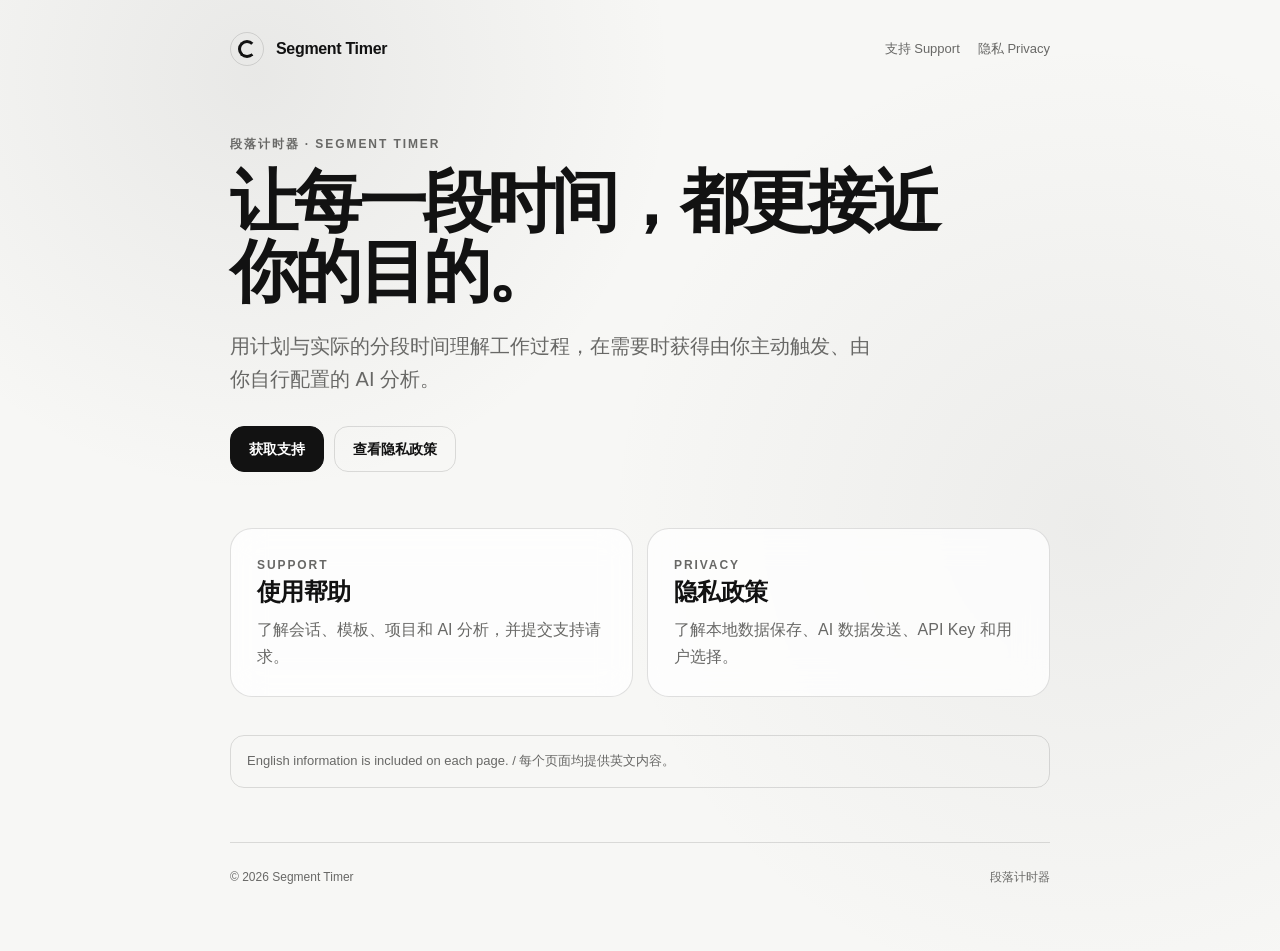
<file: index.html>
<!DOCTYPE html>
<html lang="zh-CN">
<head>
  <meta charset="utf-8">
  <meta name="viewport" content="width=device-width, initial-scale=1">
  <meta name="description" content="段落计时器（Segment Timer）的官方支持与隐私信息。">
  <title>段落计时器 · Segment Timer</title>
  <link rel="stylesheet" href="assets/site.css">
</head>
<body>
  <main class="shell">
    <header class="topbar">
      <a class="brand" href="./"><span class="mark" aria-hidden="true"></span><span>Segment Timer</span></a>
      <nav class="nav" aria-label="主要导航"><a href="support/">支持 Support</a><a href="privacy/">隐私 Privacy</a></nav>
    </header>
    <p class="eyebrow">段落计时器 · Segment Timer</p>
    <h1>让每一段时间，都更接近你的目的。</h1>
    <p class="lede">用计划与实际的分段时间理解工作过程，在需要时获得由你主动触发、由你自行配置的 AI 分析。</p>
    <div class="actions"><a class="button primary" href="support/">获取支持</a><a class="button" href="privacy/">查看隐私政策</a></div>
    <section class="grid" aria-label="帮助入口">
      <a class="card card-link" href="support/"><p class="eyebrow">Support</p><h2>使用帮助</h2><p>了解会话、模板、项目和 AI 分析，并提交支持请求。</p></a>
      <a class="card card-link" href="privacy/"><p class="eyebrow">Privacy</p><h2>隐私政策</h2><p>了解本地数据保存、AI 数据发送、API Key 和用户选择。</p></a>
    </section>
    <p class="language-note">English information is included on each page. / 每个页面均提供英文内容。</p>
    <footer><span>© 2026 Segment Timer</span><span>段落计时器</span></footer>
  </main>
</body>
</html>
</file>
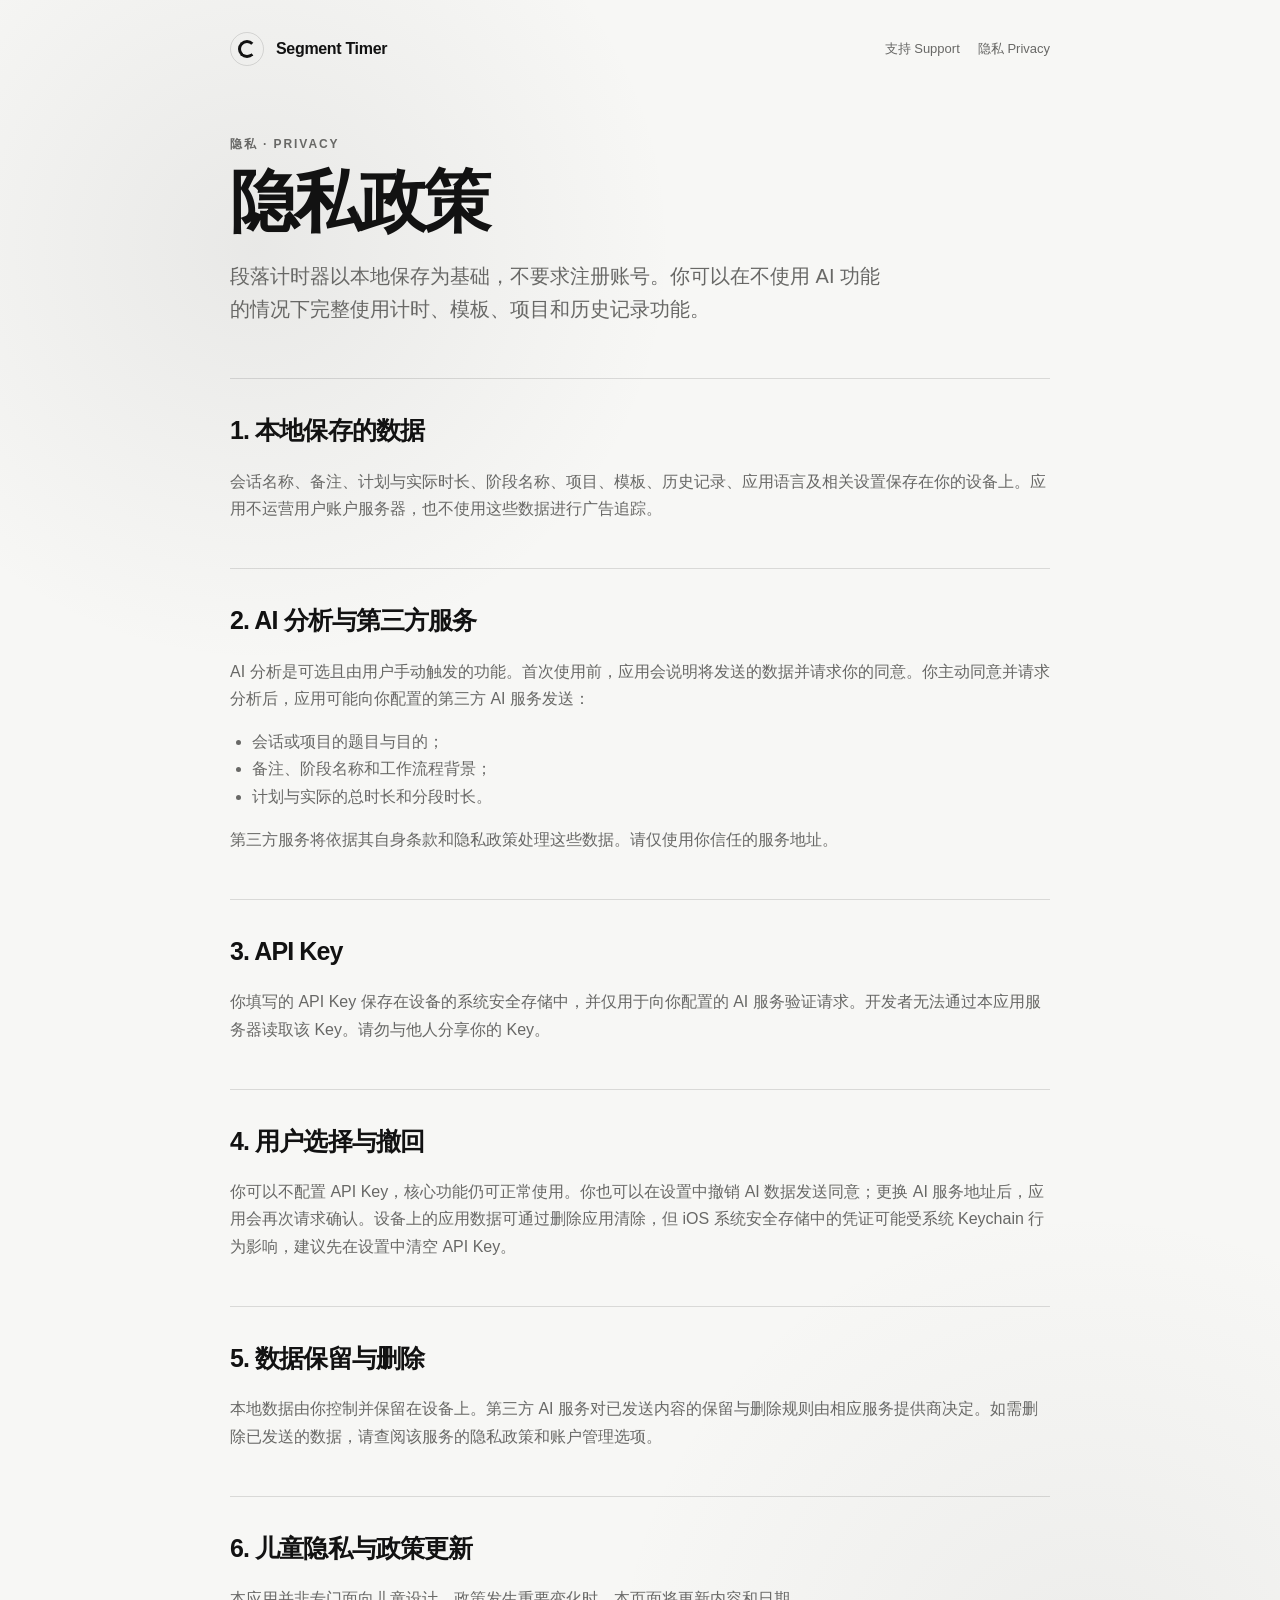
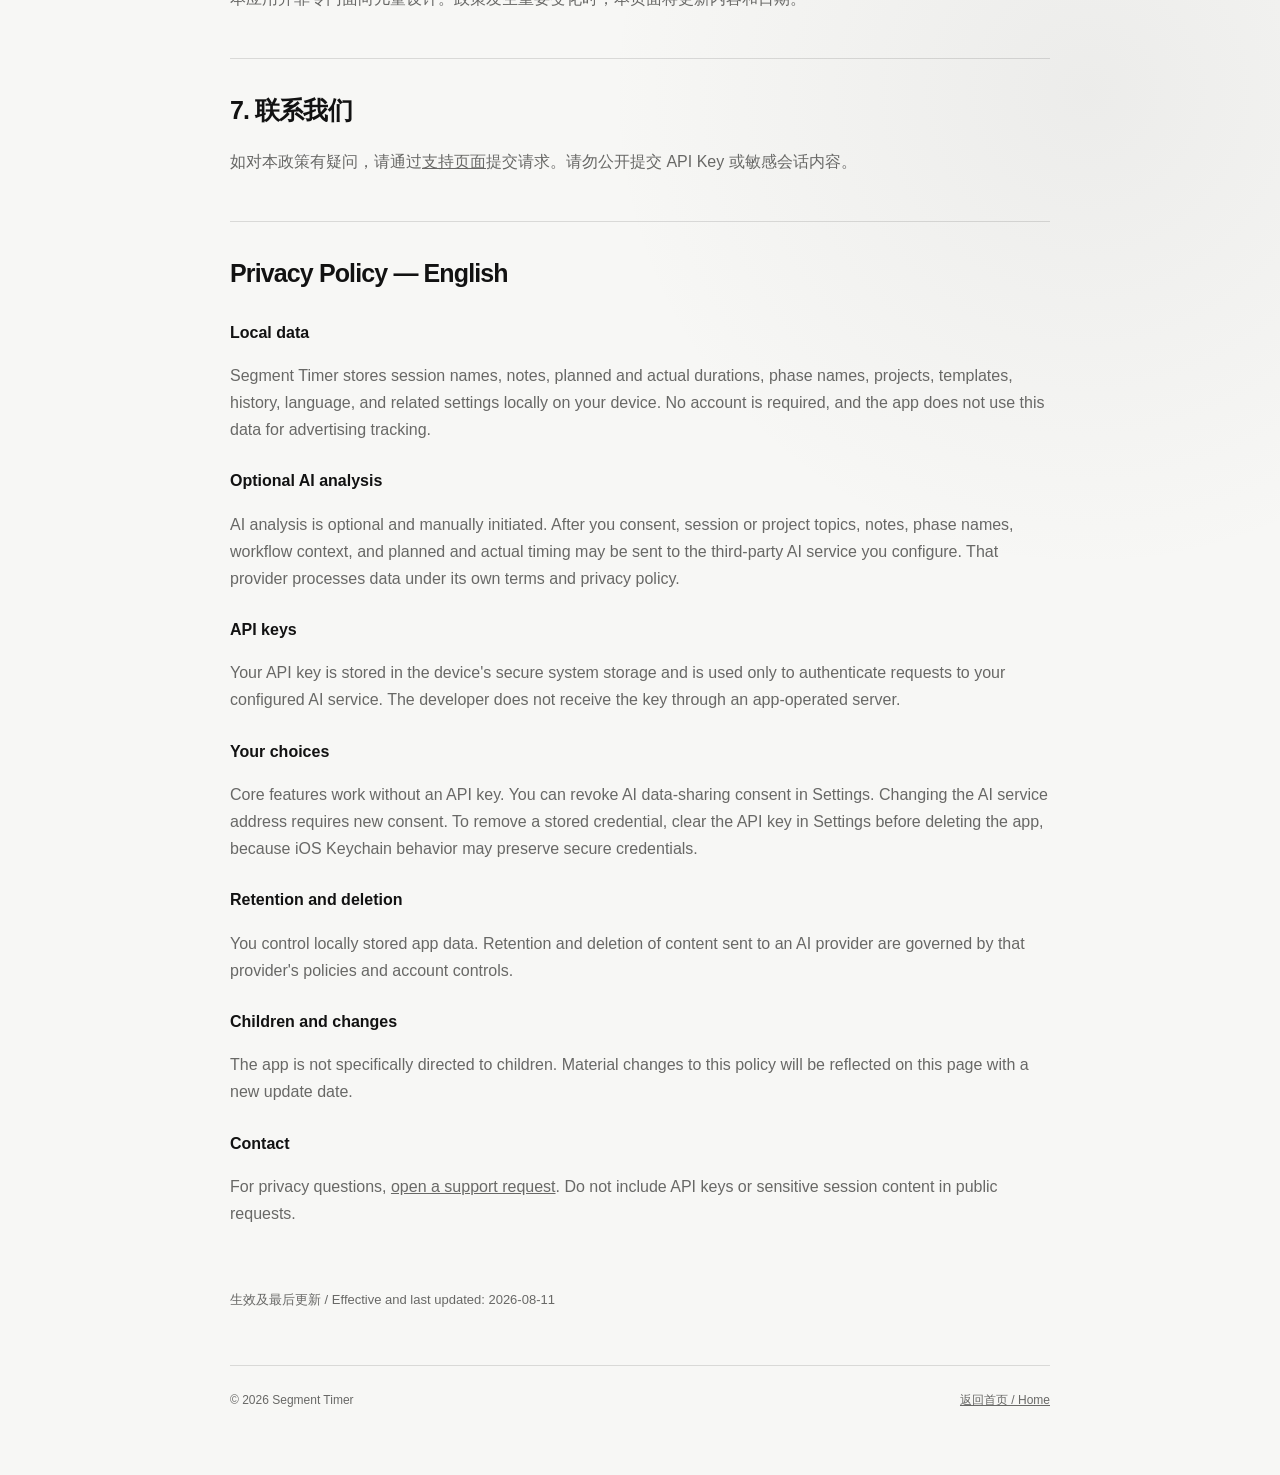
<file: privacy/index.html>
<!DOCTYPE html>
<html lang="zh-CN">
<head>
  <meta charset="utf-8">
  <meta name="viewport" content="width=device-width, initial-scale=1">
  <meta name="description" content="段落计时器（Segment Timer）隐私政策。">
  <title>隐私政策 · Segment Timer</title>
  <link rel="stylesheet" href="../assets/site.css">
</head>
<body>
  <main class="shell">
    <header class="topbar">
      <a class="brand" href="../"><span class="mark" aria-hidden="true"></span><span>Segment Timer</span></a>
      <nav class="nav" aria-label="主要导航"><a href="../support/">支持 Support</a><a href="./">隐私 Privacy</a></nav>
    </header>
    <p class="eyebrow">隐私 · Privacy</p>
    <h1>隐私政策</h1>
    <p class="lede">段落计时器以本地保存为基础，不要求注册账号。你可以在不使用 AI 功能的情况下完整使用计时、模板、项目和历史记录功能。</p>

    <div class="content">
      <section class="section"><h2>1. 本地保存的数据</h2><p>会话名称、备注、计划与实际时长、阶段名称、项目、模板、历史记录、应用语言及相关设置保存在你的设备上。应用不运营用户账户服务器，也不使用这些数据进行广告追踪。</p></section>
      <section class="section"><h2>2. AI 分析与第三方服务</h2><p>AI 分析是可选且由用户手动触发的功能。首次使用前，应用会说明将发送的数据并请求你的同意。你主动同意并请求分析后，应用可能向你配置的第三方 AI 服务发送：</p><ul><li>会话或项目的题目与目的；</li><li>备注、阶段名称和工作流程背景；</li><li>计划与实际的总时长和分段时长。</li></ul><p>第三方服务将依据其自身条款和隐私政策处理这些数据。请仅使用你信任的服务地址。</p></section>
      <section class="section"><h2>3. API Key</h2><p>你填写的 API Key 保存在设备的系统安全存储中，并仅用于向你配置的 AI 服务验证请求。开发者无法通过本应用服务器读取该 Key。请勿与他人分享你的 Key。</p></section>
      <section class="section"><h2>4. 用户选择与撤回</h2><p>你可以不配置 API Key，核心功能仍可正常使用。你也可以在设置中撤销 AI 数据发送同意；更换 AI 服务地址后，应用会再次请求确认。设备上的应用数据可通过删除应用清除，但 iOS 系统安全存储中的凭证可能受系统 Keychain 行为影响，建议先在设置中清空 API Key。</p></section>
      <section class="section"><h2>5. 数据保留与删除</h2><p>本地数据由你控制并保留在设备上。第三方 AI 服务对已发送内容的保留与删除规则由相应服务提供商决定。如需删除已发送的数据，请查阅该服务的隐私政策和账户管理选项。</p></section>
      <section class="section"><h2>6. 儿童隐私与政策更新</h2><p>本应用并非专门面向儿童设计。政策发生重要变化时，本页面将更新内容和日期。</p></section>
      <section class="section"><h2>7. 联系我们</h2><p>如对本政策有疑问，请通过<a href="https://github.com/qq244358862/segment-timer-support/issues/new" rel="noopener">支持页面</a>提交请求。请勿公开提交 API Key 或敏感会话内容。</p></section>

      <section class="section" lang="en"><h2>Privacy Policy — English</h2>
        <h3>Local data</h3><p>Segment Timer stores session names, notes, planned and actual durations, phase names, projects, templates, history, language, and related settings locally on your device. No account is required, and the app does not use this data for advertising tracking.</p>
        <h3>Optional AI analysis</h3><p>AI analysis is optional and manually initiated. After you consent, session or project topics, notes, phase names, workflow context, and planned and actual timing may be sent to the third-party AI service you configure. That provider processes data under its own terms and privacy policy.</p>
        <h3>API keys</h3><p>Your API key is stored in the device's secure system storage and is used only to authenticate requests to your configured AI service. The developer does not receive the key through an app-operated server.</p>
        <h3>Your choices</h3><p>Core features work without an API key. You can revoke AI data-sharing consent in Settings. Changing the AI service address requires new consent. To remove a stored credential, clear the API key in Settings before deleting the app, because iOS Keychain behavior may preserve secure credentials.</p>
        <h3>Retention and deletion</h3><p>You control locally stored app data. Retention and deletion of content sent to an AI provider are governed by that provider's policies and account controls.</p>
        <h3>Children and changes</h3><p>The app is not specifically directed to children. Material changes to this policy will be reflected on this page with a new update date.</p>
        <h3>Contact</h3><p>For privacy questions, <a href="https://github.com/qq244358862/segment-timer-support/issues/new" rel="noopener">open a support request</a>. Do not include API keys or sensitive session content in public requests.</p>
      </section>
    </div>
    <p class="updated">生效及最后更新 / Effective and last updated: 2026-08-11</p>
    <footer><span>© 2026 Segment Timer</span><a href="../">返回首页 / Home</a></footer>
  </main>
</body>
</html>
</file>
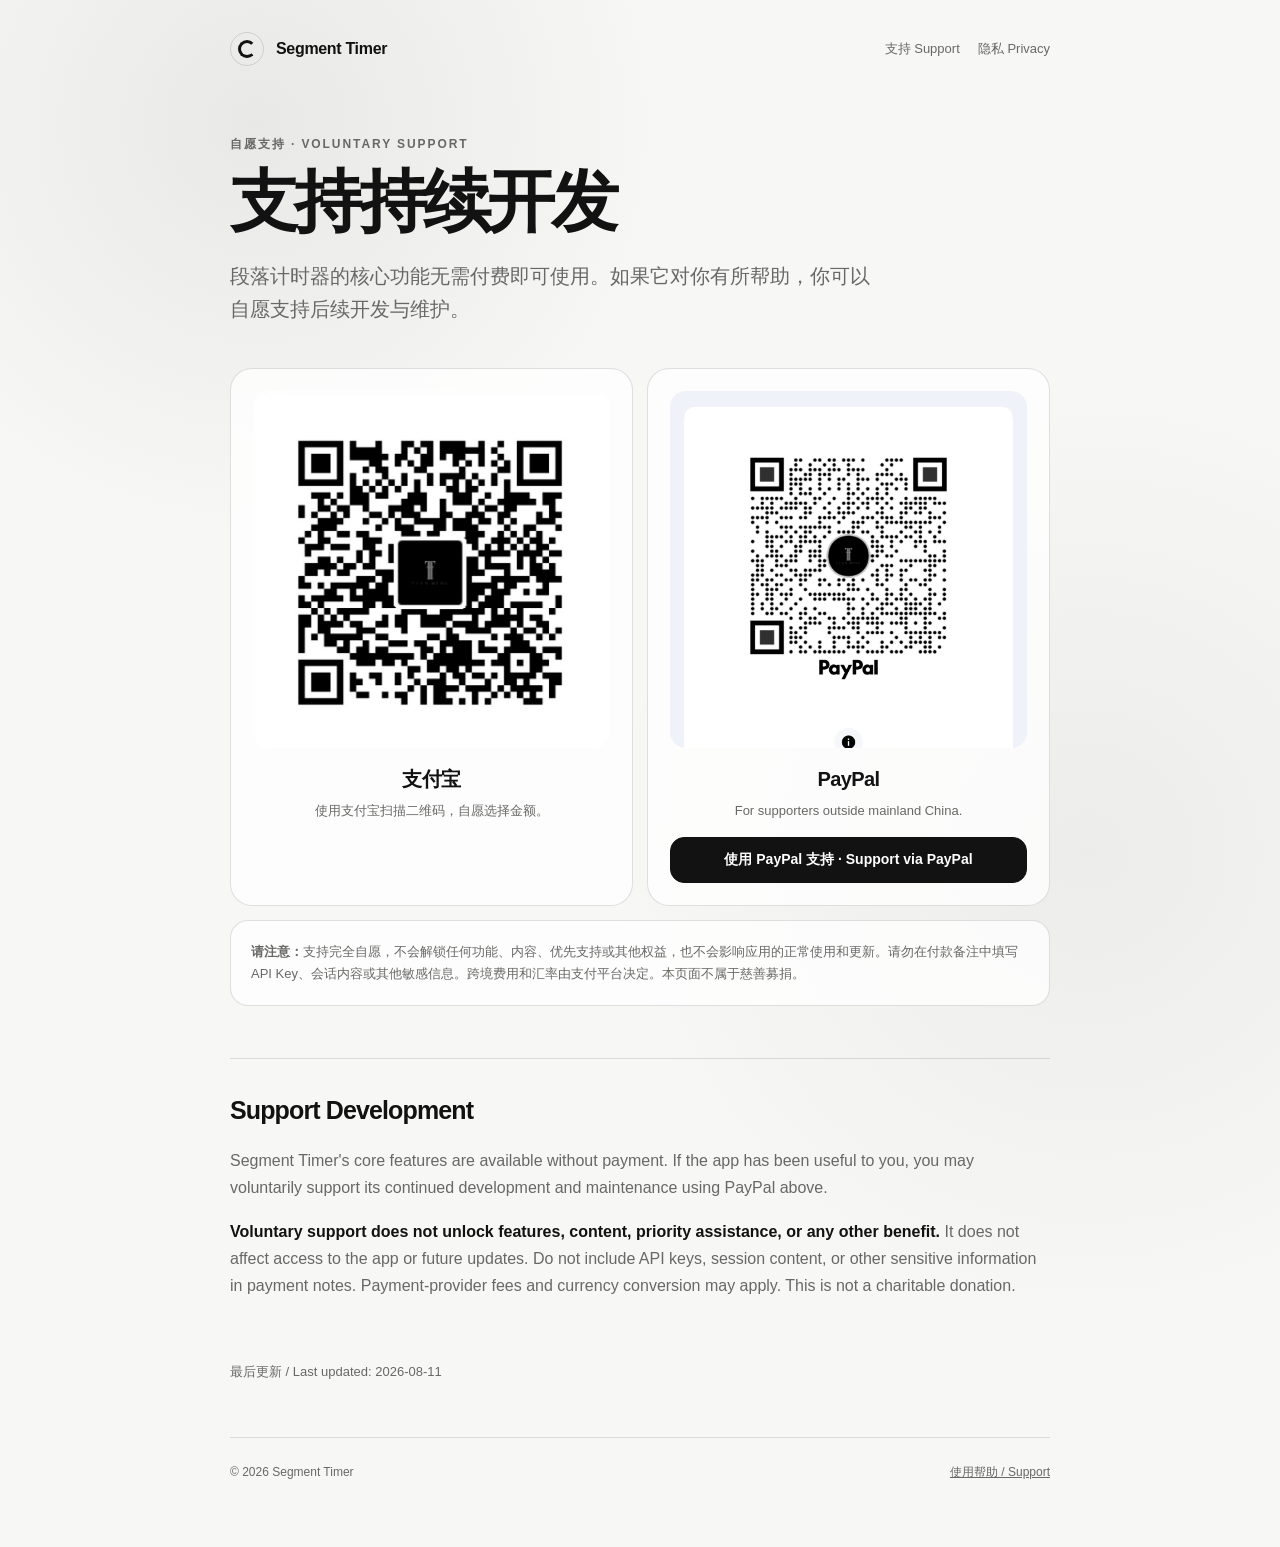
<file: support-development/index.html>
<!DOCTYPE html>
<html lang="zh-CN">
<head>
  <meta charset="utf-8">
  <meta name="viewport" content="width=device-width, initial-scale=1">
  <meta name="description" content="自愿支持段落计时器（Segment Timer）的持续开发与维护。">
  <title>支持开发 · Segment Timer</title>
  <link rel="stylesheet" href="../assets/site.css">
</head>
<body>
  <main class="shell">
    <header class="topbar">
      <a class="brand" href="../"><span class="mark" aria-hidden="true"></span><span>Segment Timer</span></a>
      <nav class="nav" aria-label="主要导航"><a href="../support/">支持 Support</a><a href="../privacy/">隐私 Privacy</a></nav>
    </header>

    <p class="eyebrow">自愿支持 · Voluntary Support</p>
    <h1>支持持续开发</h1>
    <p class="lede">段落计时器的核心功能无需付费即可使用。如果它对你有所帮助，你可以自愿支持后续开发与维护。</p>

    <section class="payment-grid" aria-label="支持方式">
      <article class="payment-card">
        <div class="qr-frame"><img src="../assets/alipay-support.png" alt="支付宝收款二维码"></div>
        <h2>支付宝</h2>
        <p>使用支付宝扫描二维码，自愿选择金额。</p>
      </article>
      <article class="payment-card">
        <div class="qr-frame"><img src="../assets/paypal-support.png" alt="PayPal support QR code"></div>
        <h2>PayPal</h2>
        <p>For supporters outside mainland China.</p>
        <a class="button primary" href="https://paypal.me/TIANMENGLab" rel="noopener">使用 PayPal 支持 · Support via PayPal</a>
      </article>
    </section>

    <aside class="notice">
      <p><strong>请注意：</strong>支持完全自愿，不会解锁任何功能、内容、优先支持或其他权益，也不会影响应用的正常使用和更新。请勿在付款备注中填写 API Key、会话内容或其他敏感信息。跨境费用和汇率由支付平台决定。本页面不属于慈善募捐。</p>
    </aside>

    <div class="content" lang="en">
      <section class="section">
        <h2>Support Development</h2>
        <p>Segment Timer's core features are available without payment. If the app has been useful to you, you may voluntarily support its continued development and maintenance using PayPal above.</p>
        <p><strong>Voluntary support does not unlock features, content, priority assistance, or any other benefit.</strong> It does not affect access to the app or future updates. Do not include API keys, session content, or other sensitive information in payment notes. Payment-provider fees and currency conversion may apply. This is not a charitable donation.</p>
      </section>
    </div>

    <p class="updated">最后更新 / Last updated: 2026-08-11</p>
    <footer><span>© 2026 Segment Timer</span><a href="../support/">使用帮助 / Support</a></footer>
  </main>
</body>
</html>
</file>
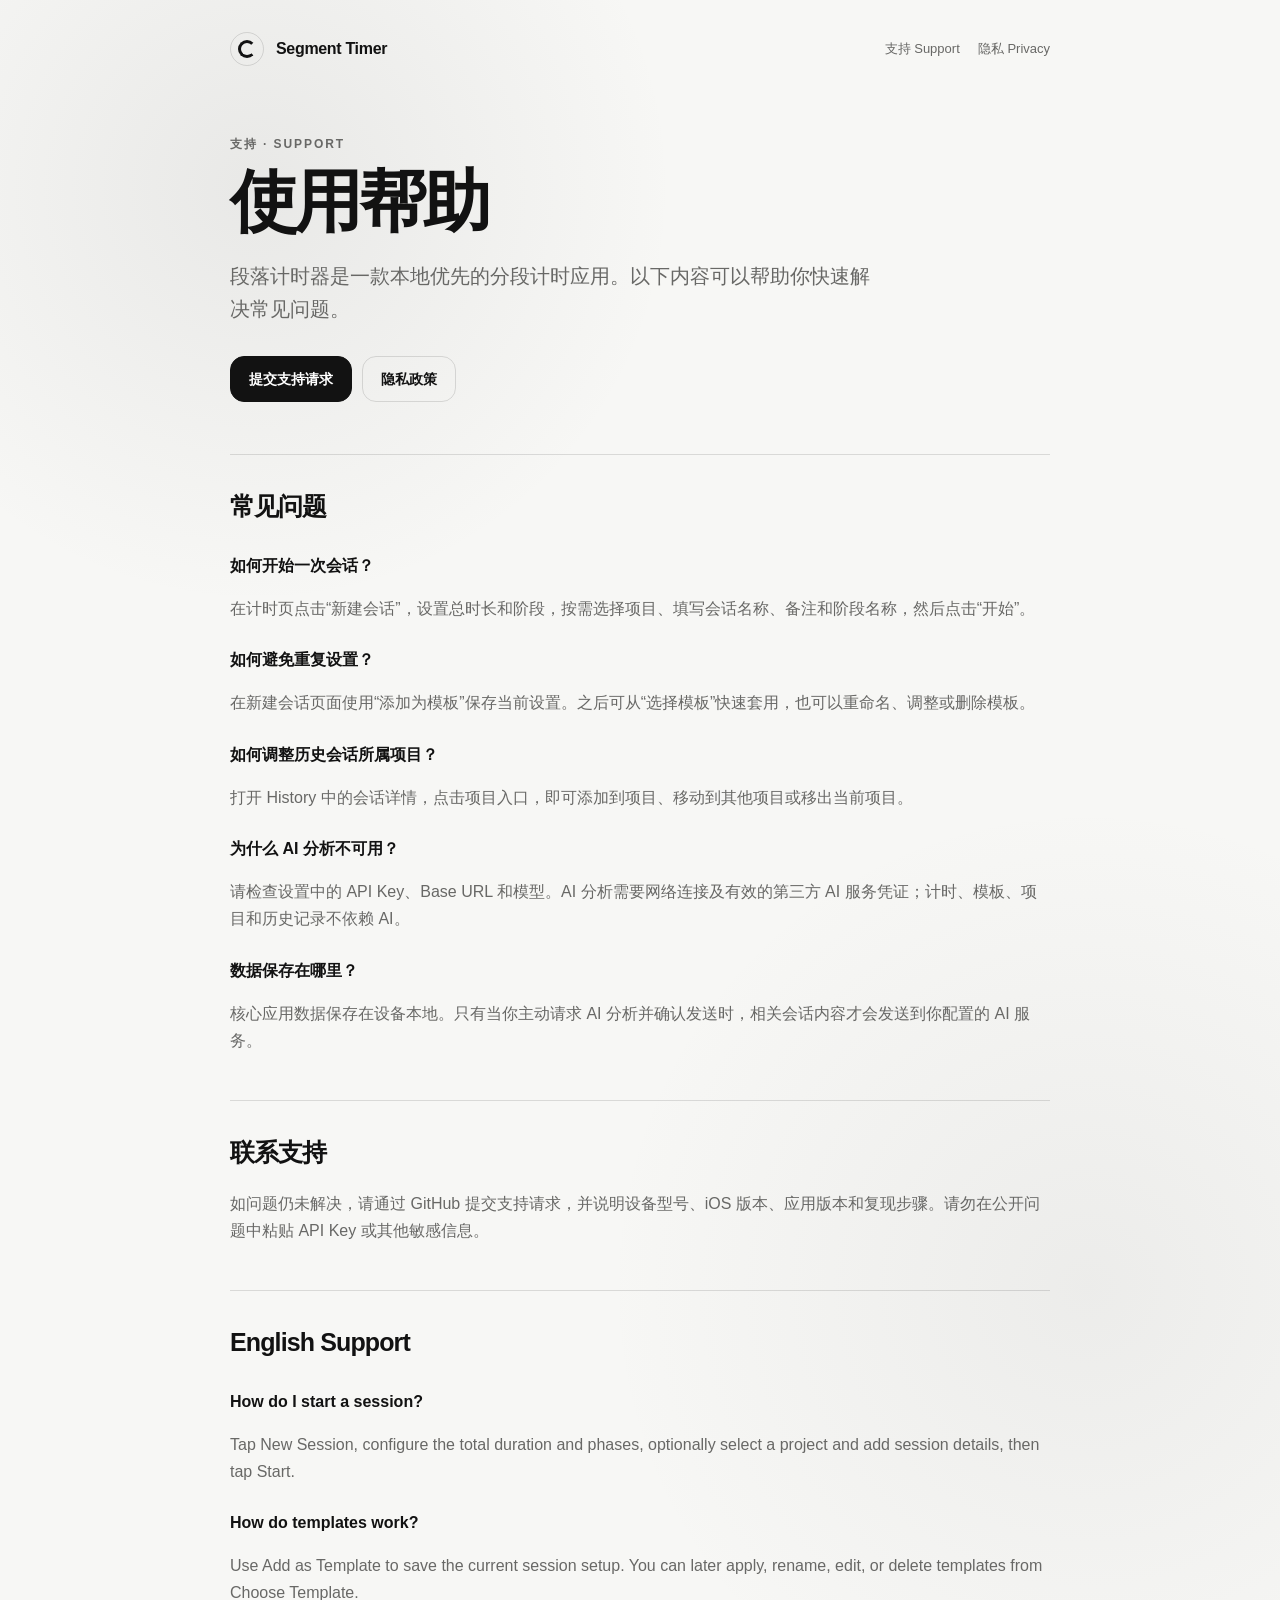
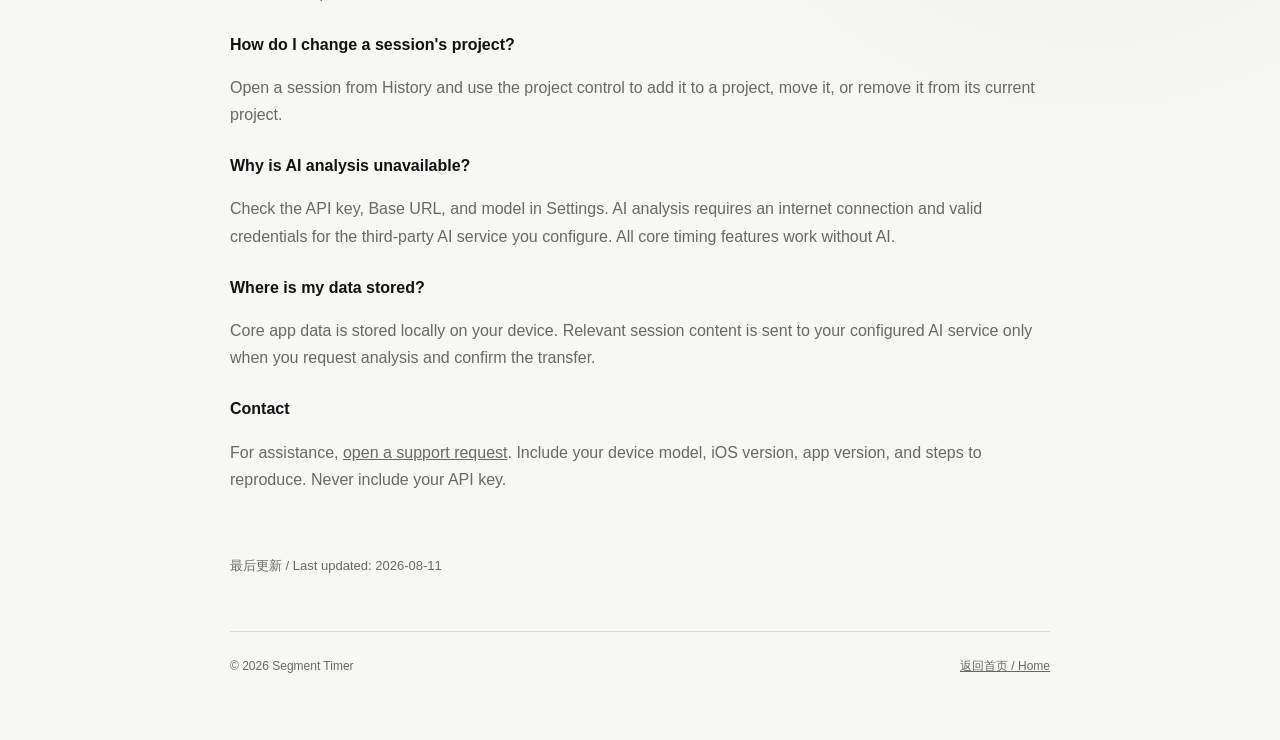
<file: support/index.html>
<!DOCTYPE html>
<html lang="zh-CN">
<head>
  <meta charset="utf-8">
  <meta name="viewport" content="width=device-width, initial-scale=1">
  <meta name="description" content="段落计时器（Segment Timer）使用帮助与用户支持。">
  <title>支持 · Segment Timer</title>
  <link rel="stylesheet" href="../assets/site.css">
</head>
<body>
  <main class="shell">
    <header class="topbar">
      <a class="brand" href="../"><span class="mark" aria-hidden="true"></span><span>Segment Timer</span></a>
      <nav class="nav" aria-label="主要导航"><a href="./">支持 Support</a><a href="../privacy/">隐私 Privacy</a></nav>
    </header>
    <p class="eyebrow">支持 · Support</p>
    <h1>使用帮助</h1>
    <p class="lede">段落计时器是一款本地优先的分段计时应用。以下内容可以帮助你快速解决常见问题。</p>
    <div class="actions"><a class="button primary" href="https://github.com/qq244358862/segment-timer-support/issues/new" rel="noopener">提交支持请求</a><a class="button" href="../privacy/">隐私政策</a></div>

    <div class="content">
      <section class="section"><h2>常见问题</h2>
        <h3>如何开始一次会话？</h3><p>在计时页点击“新建会话”，设置总时长和阶段，按需选择项目、填写会话名称、备注和阶段名称，然后点击“开始”。</p>
        <h3>如何避免重复设置？</h3><p>在新建会话页面使用“添加为模板”保存当前设置。之后可从“选择模板”快速套用，也可以重命名、调整或删除模板。</p>
        <h3>如何调整历史会话所属项目？</h3><p>打开 History 中的会话详情，点击项目入口，即可添加到项目、移动到其他项目或移出当前项目。</p>
        <h3>为什么 AI 分析不可用？</h3><p>请检查设置中的 API Key、Base URL 和模型。AI 分析需要网络连接及有效的第三方 AI 服务凭证；计时、模板、项目和历史记录不依赖 AI。</p>
        <h3>数据保存在哪里？</h3><p>核心应用数据保存在设备本地。只有当你主动请求 AI 分析并确认发送时，相关会话内容才会发送到你配置的 AI 服务。</p>
      </section>

      <section class="section"><h2>联系支持</h2><p>如问题仍未解决，请通过 GitHub 提交支持请求，并说明设备型号、iOS 版本、应用版本和复现步骤。请勿在公开问题中粘贴 API Key 或其他敏感信息。</p></section>

      <section class="section" lang="en"><h2>English Support</h2>
        <h3>How do I start a session?</h3><p>Tap New Session, configure the total duration and phases, optionally select a project and add session details, then tap Start.</p>
        <h3>How do templates work?</h3><p>Use Add as Template to save the current session setup. You can later apply, rename, edit, or delete templates from Choose Template.</p>
        <h3>How do I change a session's project?</h3><p>Open a session from History and use the project control to add it to a project, move it, or remove it from its current project.</p>
        <h3>Why is AI analysis unavailable?</h3><p>Check the API key, Base URL, and model in Settings. AI analysis requires an internet connection and valid credentials for the third-party AI service you configure. All core timing features work without AI.</p>
        <h3>Where is my data stored?</h3><p>Core app data is stored locally on your device. Relevant session content is sent to your configured AI service only when you request analysis and confirm the transfer.</p>
        <h3>Contact</h3><p>For assistance, <a href="https://github.com/qq244358862/segment-timer-support/issues/new" rel="noopener">open a support request</a>. Include your device model, iOS version, app version, and steps to reproduce. Never include your API key.</p>
      </section>
    </div>
    <p class="updated">最后更新 / Last updated: 2026-08-11</p>
    <footer><span>© 2026 Segment Timer</span><a href="../">返回首页 / Home</a></footer>
  </main>
</body>
</html>
</file>
<file: assets/site.css>
:root {
  color-scheme: light dark;
  --bg: #f7f7f5;
  --surface: rgba(255, 255, 255, 0.76);
  --text: #121212;
  --muted: #686866;
  --line: rgba(18, 18, 18, 0.13);
  --accent: #121212;
  --accent-text: #fff;
}

@media (prefers-color-scheme: dark) {
  :root {
    --bg: #090909;
    --surface: rgba(24, 24, 24, 0.82);
    --text: #f3f3f0;
    --muted: #a5a5a0;
    --line: rgba(255, 255, 255, 0.14);
    --accent: #f3f3f0;
    --accent-text: #090909;
  }
}

* { box-sizing: border-box; }
html { scroll-behavior: smooth; }
body {
  margin: 0;
  min-height: 100vh;
  background:
    radial-gradient(circle at 20% 8%, rgba(127, 127, 127, 0.12), transparent 26rem),
    radial-gradient(circle at 85% 55%, rgba(127, 127, 127, 0.09), transparent 30rem),
    var(--bg);
  color: var(--text);
  font-family: Inter, -apple-system, BlinkMacSystemFont, "Segoe UI", sans-serif;
  line-height: 1.7;
}

a { color: inherit; }
.shell { width: min(820px, calc(100% - 40px)); margin: 0 auto; padding: 32px 0 64px; }
.topbar { display: flex; align-items: center; justify-content: space-between; gap: 20px; margin-bottom: 68px; }
.brand { display: flex; align-items: center; gap: 12px; text-decoration: none; font-weight: 750; letter-spacing: -0.02em; }
.mark { width: 34px; height: 34px; border: 1px solid var(--line); border-radius: 50%; display: grid; place-items: center; }
.mark::after { content: ""; width: 12px; height: 12px; border: 3px solid var(--text); border-radius: 50%; border-right-color: transparent; }
.nav { display: flex; gap: 18px; font-size: 13px; color: var(--muted); }
.nav a { text-decoration: none; }
.nav a:hover { color: var(--text); }
.eyebrow { margin: 0 0 12px; color: var(--muted); font-size: 12px; font-weight: 700; letter-spacing: 0.16em; text-transform: uppercase; }
h1 { margin: 0; max-width: 720px; font-size: clamp(38px, 7vw, 68px); line-height: 1.03; letter-spacing: -0.055em; }
.lede { max-width: 650px; margin: 24px 0 0; color: var(--muted); font-size: clamp(17px, 2.5vw, 20px); line-height: 1.65; }
.actions { display: flex; flex-wrap: wrap; gap: 10px; margin-top: 30px; }
.button { display: inline-flex; align-items: center; justify-content: center; min-height: 46px; padding: 0 18px; border: 1px solid var(--line); border-radius: 14px; text-decoration: none; font-size: 14px; font-weight: 650; }
.button.primary { background: var(--accent); color: var(--accent-text); border-color: var(--accent); }
.grid { display: grid; grid-template-columns: repeat(2, minmax(0, 1fr)); gap: 14px; margin-top: 56px; }
.card { padding: 26px; border: 1px solid var(--line); border-radius: 22px; background: var(--surface); backdrop-filter: blur(16px); }
.card h2, .card h3 { margin: 0 0 9px; letter-spacing: -0.025em; line-height: 1.3; }
.card p { margin: 0; color: var(--muted); }
.card-link { text-decoration: none; transition: transform 160ms ease, border-color 160ms ease; }
.card-link:hover { transform: translateY(-2px); border-color: var(--text); }
.content { margin-top: 52px; }
.section { padding: 30px 0; border-top: 1px solid var(--line); }
.section h2 { margin: 0 0 14px; font-size: 25px; letter-spacing: -0.035em; }
.section h3 { margin: 24px 0 8px; font-size: 16px; }
.section p, .section li { color: var(--muted); }
.section ul { margin: 10px 0 0; padding-left: 22px; }
.section strong { color: var(--text); }
.language-note { margin: 38px 0 0; padding: 14px 16px; border: 1px solid var(--line); border-radius: 14px; color: var(--muted); font-size: 13px; }
.updated { color: var(--muted); font-size: 13px; margin-top: 16px; }
.payment-grid { display: grid; grid-template-columns: repeat(2, minmax(0, 1fr)); gap: 14px; margin-top: 42px; }
.payment-card { padding: 22px; border: 1px solid var(--line); border-radius: 22px; background: var(--surface); text-align: center; }
.payment-card h2 { margin: 14px 0 4px; font-size: 20px; letter-spacing: -0.03em; }
.payment-card p { margin: 0; color: var(--muted); font-size: 13px; }
.qr-frame { background: #fff; border-radius: 16px; overflow: hidden; aspect-ratio: 1 / 1; display: grid; place-items: center; }
.qr-frame img { display: block; width: 100%; height: 100%; object-fit: contain; }
.payment-card .button { width: 100%; margin-top: 14px; }
.notice { margin-top: 14px; padding: 20px; border: 1px solid var(--line); border-radius: 18px; background: var(--surface); }
.notice p { margin: 0; color: var(--muted); font-size: 13px; }
footer { margin-top: 54px; padding-top: 24px; border-top: 1px solid var(--line); color: var(--muted); font-size: 12px; display: flex; justify-content: space-between; gap: 18px; }

@media (max-width: 620px) {
  .shell { width: min(100% - 28px, 820px); padding-top: 20px; }
  .topbar { align-items: flex-start; margin-bottom: 48px; }
  .nav { flex-direction: column; align-items: flex-end; gap: 4px; }
  .grid { grid-template-columns: 1fr; margin-top: 40px; }
  .payment-grid { grid-template-columns: 1fr; }
  .card { padding: 22px; }
  footer { flex-direction: column; gap: 4px; }
}
</file>
